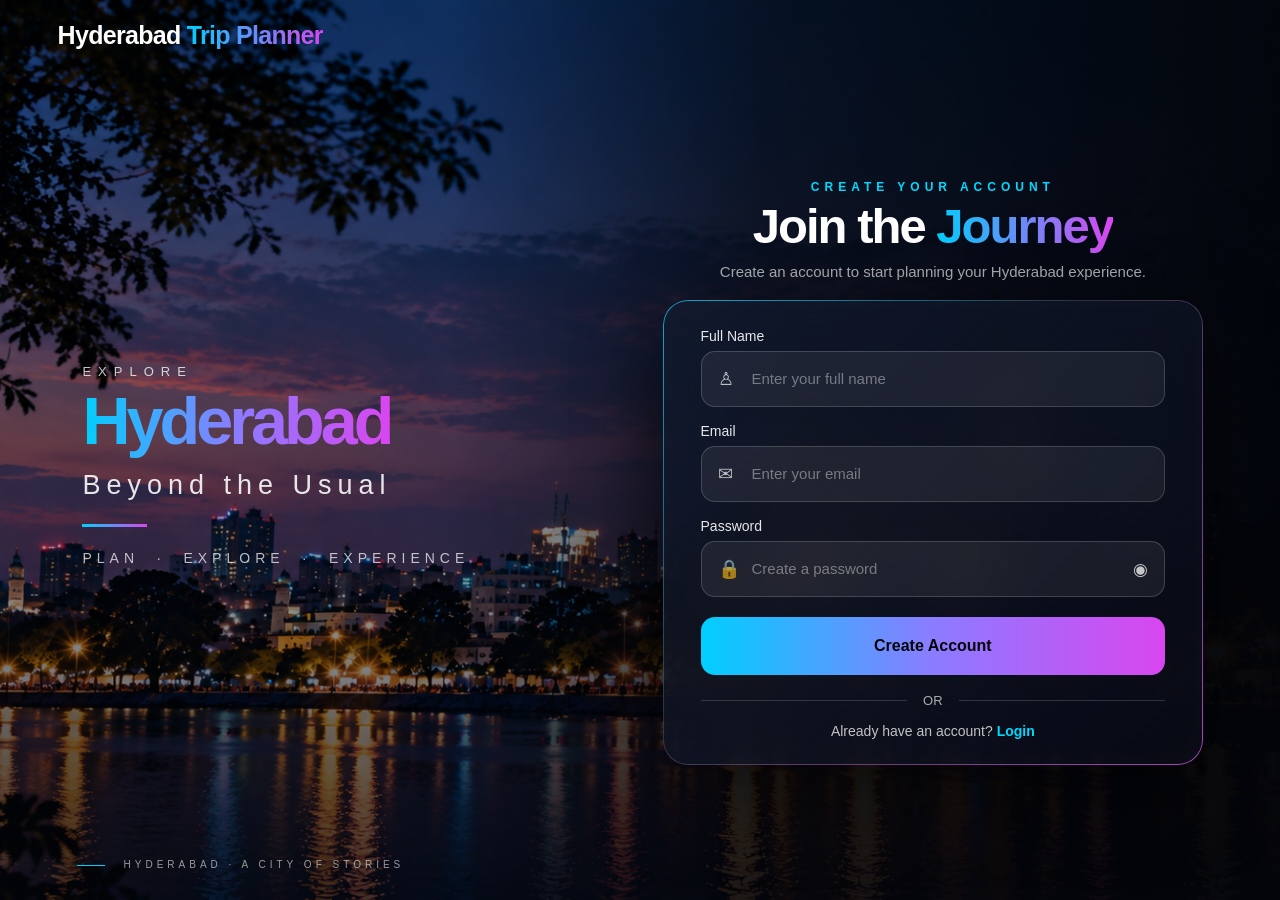
<file: templates/register.html>
<!DOCTYPE html>
<html lang="en">

<head>
    <meta charset="UTF-8">
    <meta name="viewport" content="width=device-width, initial-scale=1.0">

    <title>Register | Hyderabad Trip Planner</title>

    <style>

        * {
            box-sizing: border-box;
        }

        html,
        body {
            margin: 0;
            padding: 0;
            width: 100%;
            min-height: 100%;
        }

        body {
            background: #03050a;
            color: white;
            font-family: Arial, Helvetica, sans-serif;
        }


        /* ========================================
           PAGE
        ======================================== */

        .page {
            min-height: 100vh;
            position: relative;
            overflow: hidden;

            background: #03050a;
        }


        /* ========================================
           HYDERABAD BACKGROUND
        ======================================== */

        .city-background {
            position: absolute;
            inset: 0;

            background-image:
                linear-gradient(
                    90deg,
                    rgba(3, 5, 10, 0.15) 0%,
                    rgba(3, 5, 10, 0.10) 35%,
                    rgba(3, 5, 10, 0.68) 60%,
                    rgba(3, 5, 10, 0.96) 100%
                ),
                linear-gradient(
                    0deg,
                    rgba(3, 5, 10, 0.65),
                    transparent 50%
                ),
                url("/static/images/hyderabad-register.jpg");

            background-size: cover;

            /* keeps Charminar visible */
            background-position: center center;

            opacity: 0.82;

            z-index: 0;
        }


        /* ========================================
           NAVBAR
        ======================================== */

        .navbar {
            position: relative;
            z-index: 5;

            height: 70px;

            display: flex;
            align-items: center;

            padding: 0 4.5%;
        }

        .brand {
            color: white;

            font-size: 25px;
            font-weight: 700;

            letter-spacing: -0.7px;

            text-decoration: none;
        }

        .brand-gradient {
            background: linear-gradient(
                90deg,
                #00cfff,
                #d946ef
            );

            -webkit-background-clip: text;
            -webkit-text-fill-color: transparent;
        }


        /* ========================================
           MAIN
        ======================================== */

        .content {
            position: relative;
            z-index: 2;

            min-height: calc(100vh - 70px);

            display: grid;

            grid-template-columns: 1fr 1fr;

            align-items: center;

            padding: 5px 6% 30px;
        }


        /* ========================================
           LEFT HERO
        ======================================== */

        .hero {
            max-width: 600px;

            padding-left: 1%;

            margin-top: -15px;
        }

        .hero-small {
            font-size: 13px;

            letter-spacing: 7px;

            color: rgba(255,255,255,0.78);

            margin-bottom: 12px;
        }

        .hero-title {
            margin: 0;

            font-size: clamp(55px, 5.2vw, 82px);

            line-height: 0.92;

            font-weight: 800;

            letter-spacing: -4px;
        }

        .hero-title-gradient {
            background: linear-gradient(
                90deg,
                #00cfff,
                #8b7cff,
                #d946ef
            );

            -webkit-background-clip: text;
            -webkit-text-fill-color: transparent;
        }

        .hero-subtitle {
            margin-top: 18px;

            font-size: 27px;

            letter-spacing: 6px;

            color: rgba(255,255,255,0.88);
        }

        .hero-line {
            width: 65px;
            height: 3px;

            margin: 23px 0;

            background: linear-gradient(
                90deg,
                #00cfff,
                #d946ef
            );
        }

        .hero-description {
            font-size: 14px;

            letter-spacing: 5px;

            color: rgba(255,255,255,0.72);
        }


        /* ========================================
           BOTTOM TAGLINE
        ======================================== */

        .hero-tagline {
            position: absolute;

            left: 6%;

            bottom: 30px;

            z-index: 4;

            font-size: 10px;

            letter-spacing: 4px;

            color: rgba(255,255,255,0.58);
        }

        .hero-tagline::before {
            content: "";

            display: inline-block;

            width: 28px;
            height: 1px;

            margin-right: 12px;

            vertical-align: middle;

            background: #00cfff;
        }


        /* ========================================
           REGISTER AREA
        ======================================== */

        .register-area {
            display: flex;

            justify-content: center;

            align-items: center;

            padding-left: 4%;
        }

        .register-container {
            width: 100%;

            max-width: 590px;
        }


        /* ========================================
           REGISTER HEADING
        ======================================== */

        .register-heading {
            text-align: center;

            margin-bottom: 17px;
        }

        .register-heading-small {
            font-size: 12px;

            letter-spacing: 5px;

            color: #00d9ff;

            font-weight: 600;

            margin-bottom: 8px;
        }

        .register-heading h1 {
            margin: 0;

            font-size: 49px;

            line-height: 1;

            letter-spacing: -2px;

            font-weight: 800;
        }

        .register-heading h1 span {
            background: linear-gradient(
                90deg,
                #00cfff,
                #d946ef
            );

            -webkit-background-clip: text;
            -webkit-text-fill-color: transparent;
        }

        .register-heading p {
            margin: 10px auto 0;

            max-width: 450px;

            font-size: 15px;

            line-height: 1.45;

            color: rgba(255,255,255,0.65);
        }


        /* ========================================
           GLASS CARD
        ======================================== */

        .register-card {
            position: relative;

            padding: 27px 37px 25px;

            border-radius: 25px;

            background:
                linear-gradient(
                    135deg,
                    rgba(16, 25, 45, 0.82),
                    rgba(10, 12, 25, 0.70)
                );

            backdrop-filter: blur(24px);

            -webkit-backdrop-filter: blur(24px);

            border: 1px solid rgba(255,255,255,0.15);

            box-shadow:
                0 30px 80px rgba(0,0,0,0.60),
                inset 0 0 45px rgba(255,255,255,0.02);
        }


        /* NEON BORDER */

        .register-card::before {
            content: "";

            position: absolute;

            inset: -1px;

            border-radius: 25px;

            padding: 1px;

            background: linear-gradient(
                135deg,
                rgba(0,207,255,0.75),
                transparent 42%,
                rgba(217,70,239,0.75)
            );

            -webkit-mask:
                linear-gradient(#fff 0 0) content-box,
                linear-gradient(#fff 0 0);

            -webkit-mask-composite: xor;

            mask-composite: exclude;

            pointer-events: none;
        }


        /* ========================================
           FORM
        ======================================== */

        .form-group {
            margin-bottom: 16px;
        }

        .form-label {
            display: block;

            margin-bottom: 7px;

            font-size: 14px;

            font-weight: 500;

            color: rgba(255,255,255,0.90);
        }

        .input-wrapper {
            position: relative;
        }

        .input-icon {
            position: absolute;

            left: 17px;
            top: 50%;

            transform: translateY(-50%);

            color: rgba(255,255,255,0.70);

            font-size: 18px;

            pointer-events: none;
        }

        .input-field {
            width: 100%;

            height: 56px;

            padding: 0 50px;

            border-radius: 14px;

            border: 1px solid rgba(255,255,255,0.17);

            background: rgba(255,255,255,0.065);

            color: white;

            font-size: 15px;

            transition:
                border-color 0.2s ease,
                background 0.2s ease,
                box-shadow 0.2s ease;
        }

        .input-field::placeholder {
            color: rgba(255,255,255,0.40);
        }

        .input-field:focus {
            outline: none;

            border-color: rgba(0,207,255,0.70);

            background: rgba(255,255,255,0.085);

            box-shadow:
                0 0 0 3px rgba(0,207,255,0.08);
        }


        /* ========================================
           PASSWORD TOGGLE
        ======================================== */

        .password-eye {
            position: absolute;

            right: 17px;
            top: 50%;

            transform: translateY(-50%);

            color: rgba(255,255,255,0.75);

            cursor: pointer;

            font-size: 17px;
        }


        /* ========================================
           CREATE ACCOUNT BUTTON
        ======================================== */

        .register-button {
            width: 100%;

            height: 58px;

            margin-top: 4px;

            border: none;

            border-radius: 14px;

            background: linear-gradient(
                90deg,
                #00cfff,
                #8b7cff,
                #d946ef
            );

            color: #050509;

            font-size: 16px;

            font-weight: 700;

            cursor: pointer;

            transition:
                transform 0.2s ease,
                box-shadow 0.2s ease;
        }

        .register-button:hover {
            transform: translateY(-2px);

            box-shadow:
                0 12px 35px rgba(0,207,255,0.22);
        }


        /* ========================================
           DIVIDER
        ======================================== */

        .divider {
            display: flex;

            align-items: center;

            gap: 16px;

            margin: 18px 0 15px;

            color: rgba(255,255,255,0.65);

            font-size: 13px;
        }

        .divider::before,
        .divider::after {
            content: "";

            flex: 1;

            height: 1px;

            background: rgba(255,255,255,0.16);
        }


        /* ========================================
           LOGIN LINK
        ======================================== */

        .login-text {
            text-align: center;

            font-size: 14px;

            color: rgba(255,255,255,0.75);
        }

        .login-text a {
            color: #00d9ff;

            font-weight: 600;

            text-decoration: none;
        }

        .login-text a:hover {
            color: #66e8ff;
        }


        /* ========================================
           RESPONSIVE
        ======================================== */

        @media (max-width: 1050px) {

            .content {
                grid-template-columns: 1fr;

                padding: 25px 25px 45px;
            }

            .hero {
                display: none;
            }

            .register-area {
                padding-left: 0;
            }

            .hero-tagline {
                display: none;
            }
        }


        @media (max-width: 600px) {

            .navbar {
                height: 62px;

                padding: 0 20px;
            }

            .brand {
                font-size: 19px;
            }

            .content {
                min-height: calc(100vh - 62px);

                padding: 20px 16px 30px;
            }

            .register-heading {
                margin-bottom: 15px;
            }

            .register-heading-small {
                font-size: 10px;

                letter-spacing: 3px;
            }

            .register-heading h1 {
                font-size: 37px;
            }

            .register-heading p {
                font-size: 13px;
            }

            .register-card {
                padding: 23px 19px 22px;
            }

            .input-field {
                height: 53px;
            }

            .register-button {
                height: 55px;
            }
        }

    </style>

</head>


<body>

<div class="page">


    <!-- ======================================
         HYDERABAD BACKGROUND
    ======================================= -->

    <div class="city-background"></div>


    <!-- ======================================
         NAVBAR
    ======================================= -->

    <nav class="navbar">

        <a href="/" class="brand">

            Hyderabad

            <span class="brand-gradient">
                Trip Planner
            </span>

        </a>

    </nav>


    <!-- ======================================
         MAIN CONTENT
    ======================================= -->

    <main class="content">


        <!-- ==================================
             LEFT SIDE
        =================================== -->

        <section class="hero">

            <div class="hero-small">
                EXPLORE
            </div>


            <h2 class="hero-title">

                <span class="hero-title-gradient">
                    Hyderabad
                </span>

            </h2>


            <div class="hero-subtitle">
                Beyond the Usual
            </div>


            <div class="hero-line"></div>


            <div class="hero-description">
                PLAN&nbsp;&nbsp;·&nbsp;&nbsp;EXPLORE&nbsp;&nbsp;·&nbsp;&nbsp;EXPERIENCE
            </div>

        </section>


        <!-- ==================================
             REGISTER
        =================================== -->

        <section class="register-area">

            <div class="register-container">


                <!-- HEADING -->

                <div class="register-heading">

                    <div class="register-heading-small">
                        CREATE YOUR ACCOUNT
                    </div>


                    <h1>

                        Join the
                        <span>Journey</span>

                    </h1>


                    <p>
                        Create an account to start planning your
                        Hyderabad experience.
                    </p>

                </div>


                <!-- ==================================
                     CARD
                =================================== -->

                <div class="register-card">


                    <form id="registerForm">


                        <!-- NAME -->

                        <div class="form-group">

                            <label
                                for="name"
                                class="form-label"
                            >
                                Full Name
                            </label>


                            <div class="input-wrapper">

                                <span class="input-icon">
                                    ♙
                                </span>


                                <input
                                    type="text"
                                    id="name"
                                    name="name"
                                    class="input-field"
                                    placeholder="Enter your full name"
                                    required
                                >

                            </div>

                        </div>


                        <!-- EMAIL -->

                        <div class="form-group">

                            <label
                                for="email"
                                class="form-label"
                            >
                                Email
                            </label>


                            <div class="input-wrapper">

                                <span class="input-icon">
                                    ✉
                                </span>


                                <input
                                    type="email"
                                    id="email"
                                    name="email"
                                    class="input-field"
                                    placeholder="Enter your email"
                                    required
                                >

                            </div>

                        </div>


                        <!-- PASSWORD -->

                        <div class="form-group">

                            <label
                                for="password"
                                class="form-label"
                            >
                                Password
                            </label>


                            <div class="input-wrapper">

                                <span class="input-icon">
                                    🔒
                                </span>


                                <input
                                    type="password"
                                    id="password"
                                    name="password"
                                    class="input-field"
                                    placeholder="Create a password"
                                    required
                                >


                                <span
                                    class="password-eye"
                                    id="togglePassword"
                                >
                                    ◉
                                </span>

                            </div>

                        </div>


                        <!-- CREATE ACCOUNT -->

                        <button
                            type="submit"
                            class="register-button"
                        >
                            Create Account
                        </button>


                    </form>


                    <!-- DIVIDER -->

                    <div class="divider">
                        OR
                    </div>


                    <!-- LOGIN -->

                    <div class="login-text">

                        Already have an account?

                        <a href="/login">
                            Login
                        </a>

                    </div>


                </div>

            </div>

        </section>

    </main>


    <!-- ======================================
         BOTTOM TAGLINE
    ======================================= -->

    <div class="hero-tagline">
        HYDERABAD · A CITY OF STORIES
    </div>


</div>


<!-- ========================================
     PASSWORD TOGGLE
========================================= -->

<script>

/* ================================
   PASSWORD TOGGLE
================================ */

const passwordInput =
    document.getElementById("password");

const togglePassword =
    document.getElementById("togglePassword");

togglePassword.addEventListener("click", () => {

    if (passwordInput.type === "password") {

        passwordInput.type = "text";

    } else {

        passwordInput.type = "password";

    }

});


/* ================================
   REGISTER
================================ */

const registerForm =
    document.getElementById("registerForm");

registerForm.addEventListener("submit", async (event) => {

    event.preventDefault();

    const name =
        document.getElementById("name").value.trim();

    const email =
        document.getElementById("email").value.trim();

    const password =
        document.getElementById("password").value;


    try {

        const response = await fetch("/api/auth/register", {

            method: "POST",

            headers: {
                "Content-Type": "application/json"
            },

            body: JSON.stringify({
                name: name,
                email: email,
                password: password
            })

        });


        const data = await response.json();


        if (!response.ok) {

            alert(data.error || "Registration failed.");

            return;
        }


        /*
         * Registration successful.
         *
         * We DO NOT create/store a JWT here.
         * The user must login separately.
         */

        alert("Account created successfully!");


        window.location.href = "/login";

    } catch (error) {

        console.error("Registration error:", error);

        alert("Could not connect to the server.");

    }

});

</script>


</body>

</html>
</file>
